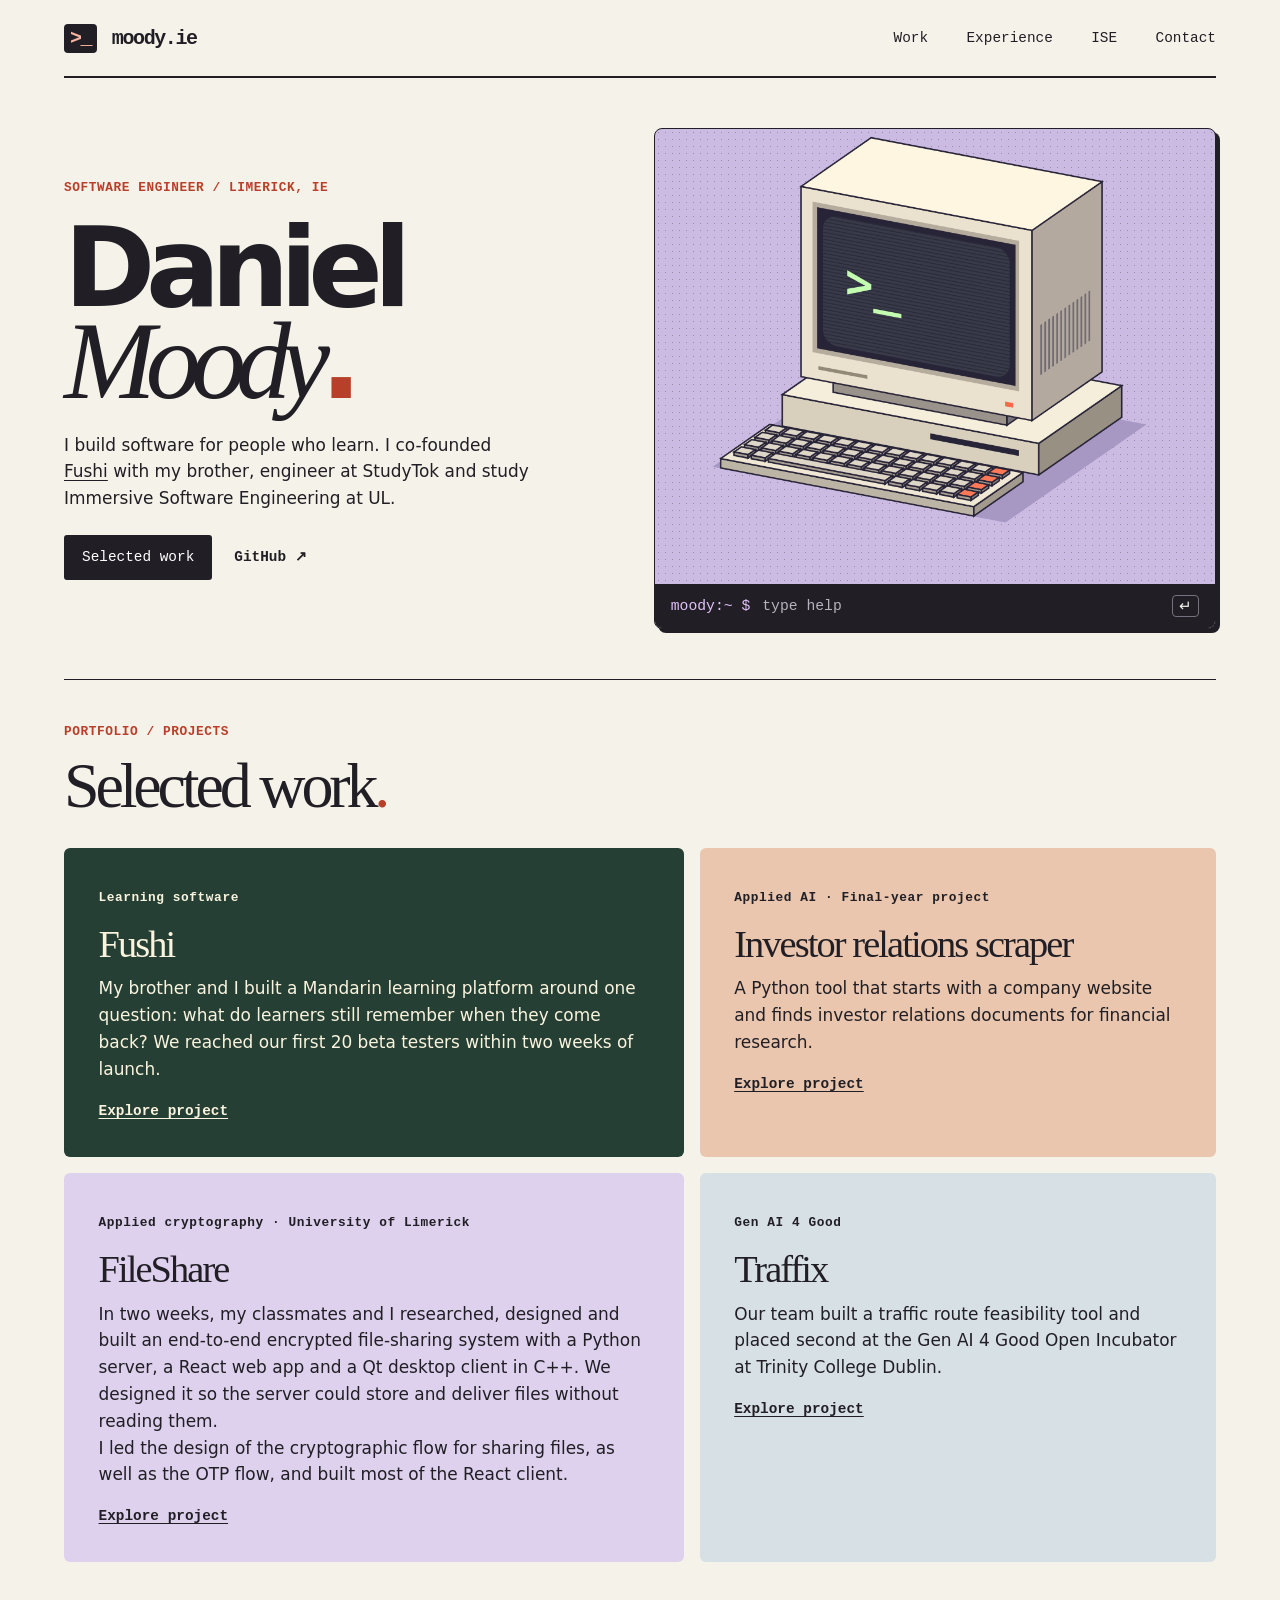
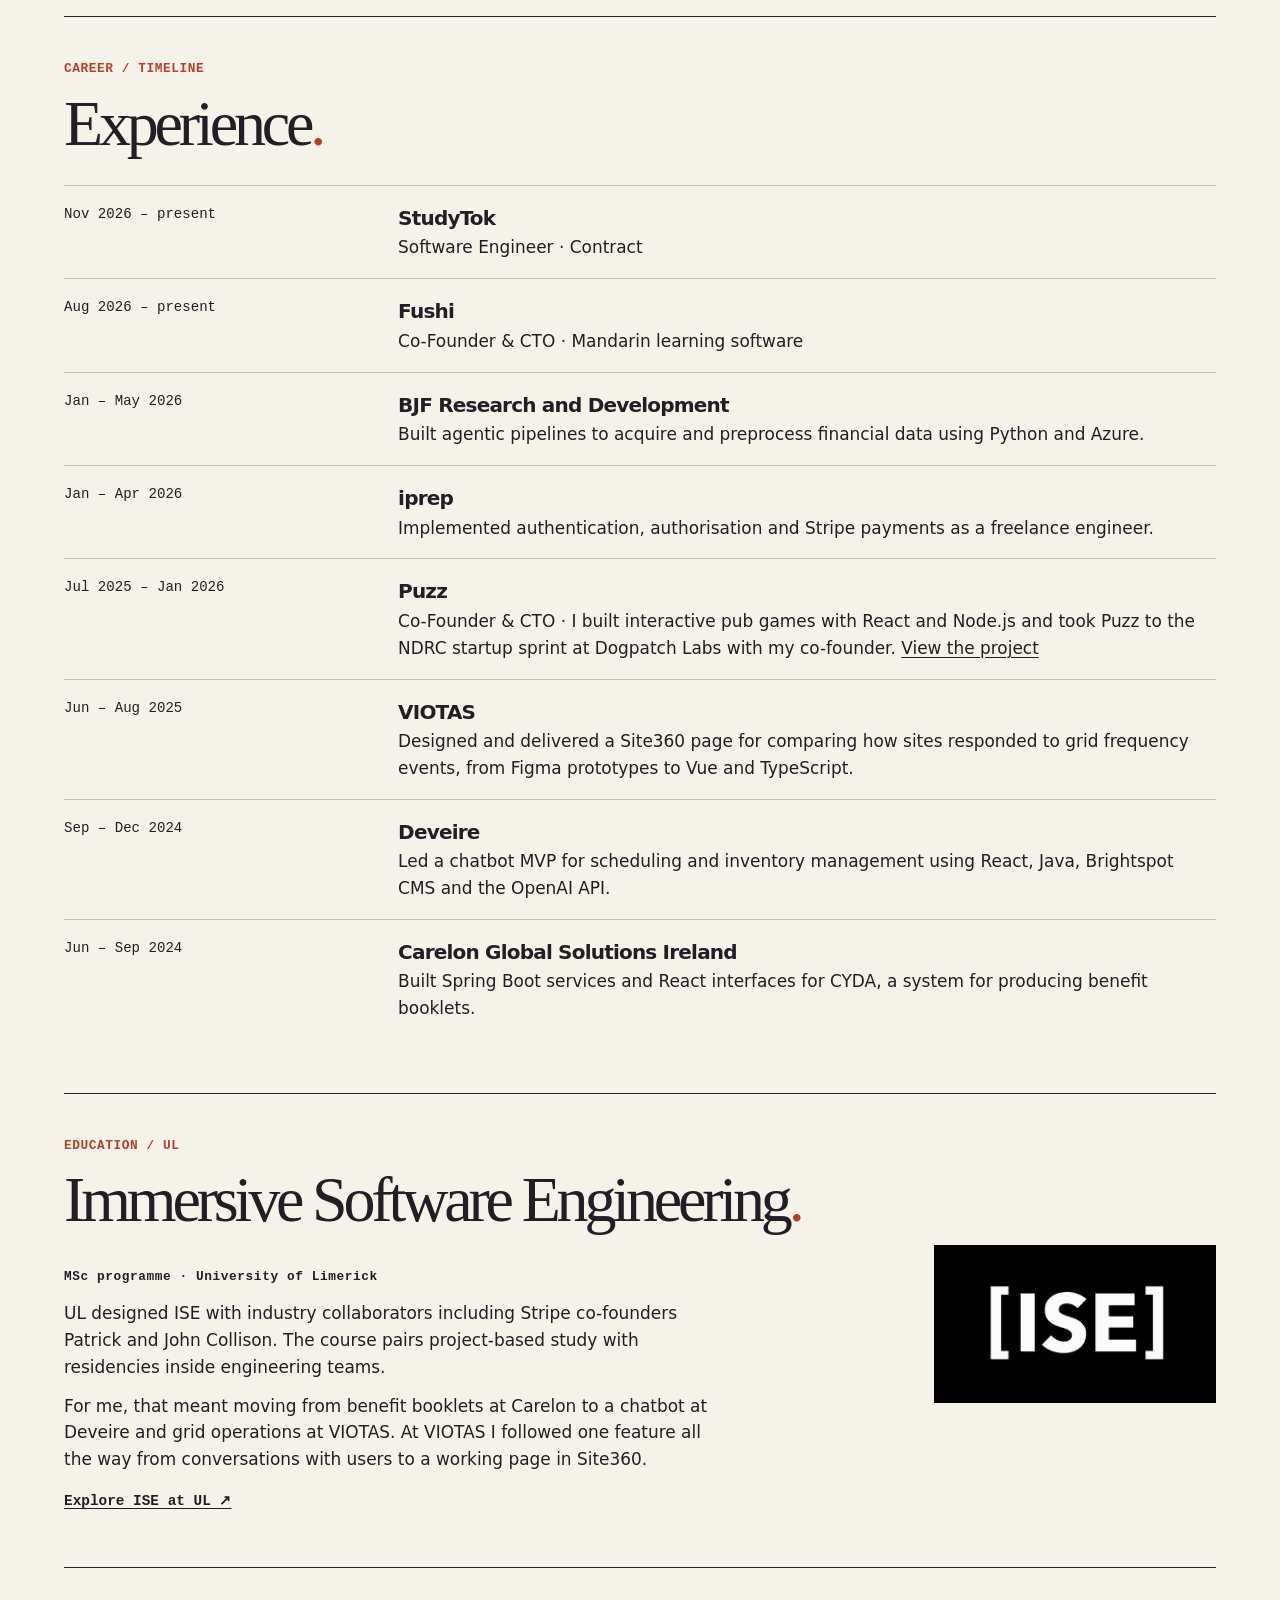
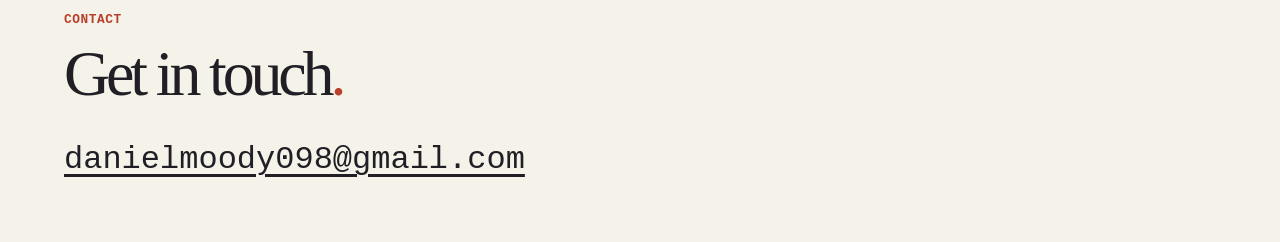
<file: index.html>
<!doctype html>
<html lang="en">
<head>
<meta charset="utf-8"><meta name="viewport" content="width=device-width, initial-scale=1">
<title>Daniel moody software engineer</title>
<meta name="description" content="Daniel Moody’s engineering portfolio. Mandarin learning at Fushi, financial document research and software engineering residencies in Ireland.">
<link rel="icon" href="logo.png"><link rel="stylesheet" href="style.css"><script defer src="terminal.js"></script>
</head>
<body id="top">
<header><a class="brand" href="#top"><b aria-hidden="true">&gt;_</b> moody.ie</a><nav aria-label="Main navigation"><a href="#work">Work</a><a href="#experience">Experience</a><a href="#ise">ISE</a><a href="#contact">Contact</a></nav></header>
<main>
<section class="hero">
<div class="intro"><div class="path">Software engineer / Limerick, IE</div><h1>Daniel<br><em>Moody</em><span>.</span></h1>
<p>I build software for people who learn. I co-founded <a href="https://fushi.ie">Fushi</a> with my brother, engineer at StudyTok and study Immersive Software Engineering at UL.</p>
<div class="actions"><a class="button" href="#work">Selected work</a><a class="plain" href="https://github.com/MrMoody098">GitHub ↗</a></div></div>
<div class="workstation"><canvas id="machine" width="960" height="780" role="img" aria-label="Isometric illustration of a vintage computer with a glowing command prompt"></canvas>
<div class="shell"><form><label for="cmd">moody:~ $</label><input id="cmd" aria-label="Portfolio command. Type help for commands." autocomplete="off" autocapitalize="off" spellcheck="false" placeholder="type help"><button aria-label="Run command">↵</button></form><output id="response" aria-live="polite"></output></div></div>
</section>
<section id="work"><div class="path">Portfolio / Projects</div><h2>Selected work<span>.</span></h2><div class="projects">
<article class="feature"><small>Learning software</small><h3>Fushi</h3><p>My brother and I built a Mandarin learning platform around one question: what do learners still remember when they come back? We reached our first 20 beta testers within two weeks of launch.</p><a href="fushi.html">Explore project</a></article>
<article><small>Applied AI · Final-year project</small><h3>Investor relations scraper</h3><p>A Python tool that starts with a company website and finds investor relations documents for financial research.</p><a href="ir-scraper.html">Explore project</a></article>
<article><small>Applied cryptography · University of Limerick</small><h3>FileShare</h3><p>In two weeks, my classmates and I researched, designed and built an end-to-end encrypted file-sharing system with a Python server, a React web app and a Qt desktop client in C++. We designed it so the server could store and deliver files without reading them.</p><p>I led the design of the cryptographic flow for sharing files, as well as the OTP flow, and built most of the React client.</p><a href="fileshare.html">Explore project</a></article>
<article><small>Gen AI 4 Good</small><h3>Traffix</h3><p>Our team built a traffic route feasibility tool and placed second at the Gen AI 4 Good Open Incubator at Trinity College Dublin.</p><a href="traffix.html">Explore project</a></article></div></section>
<section id="experience"><div class="path">Career / Timeline</div><h2>Experience<span>.</span></h2>
<dl>
<dt>Nov 2026 – present</dt><dd><h3>StudyTok</h3>Software Engineer · Contract</dd>
<dt>Aug 2026 – present</dt><dd><h3>Fushi</h3>Co-Founder &amp; CTO · Mandarin learning software</dd>
<dt>Jan – May 2026</dt><dd><h3>BJF Research and Development</h3>Built agentic pipelines to acquire and preprocess financial data using Python and Azure.</dd>
<dt>Jan – Apr 2026</dt><dd><h3>iprep</h3>Implemented authentication, authorisation and Stripe payments as a freelance engineer.</dd>
<dt>Jul 2025 – Jan 2026</dt><dd><h3>Puzz</h3>Co-Founder &amp; CTO · I built interactive pub games with React and Node.js and took Puzz to the NDRC startup sprint at Dogpatch Labs with my co-founder. <a href="https://github.com/MrMoody098/Puzzz">View the project</a></dd>
<dt>Jun – Aug 2025</dt><dd><h3>VIOTAS</h3>Designed and delivered a Site360 page for comparing how sites responded to grid frequency events, from Figma prototypes to Vue and TypeScript.</dd>
<dt>Sep – Dec 2024</dt><dd><h3>Deveire</h3>Led a chatbot MVP for scheduling and inventory management using React, Java, Brightspot CMS and the OpenAI API.</dd>
<dt>Jun – Sep 2024</dt><dd><h3>Carelon Global Solutions Ireland</h3>Built Spring Boot services and React interfaces for CYDA, a system for producing benefit booklets.</dd></dl></section>
<section id="ise">
<div class="path">Education / UL</div>
<h2>Immersive Software Engineering<span>.</span></h2>
<img class="ise-logo" src="media/ise-logo.png" width="597" height="335" alt="ISE logo">
<div class="reading"><small>MSc programme · University of Limerick</small><p>UL designed ISE with industry collaborators including Stripe co-founders Patrick and John Collison. The course pairs project-based study with residencies inside engineering teams.</p><p>For me, that meant moving from benefit booklets at Carelon to a chatbot at Deveire and grid operations at VIOTAS. At VIOTAS I followed one feature all the way from conversations with users to a working page in Site360.</p><a href="https://software-engineering.ie/course/">Explore ISE at UL ↗</a></div></section>
<footer id="contact"><div class="path">Contact</div><h2>Get in touch<span>.</span></h2><a href="mailto:danielmoody098@gmail.com">danielmoody098@gmail.com</a></footer>
</main></body></html>
</file>
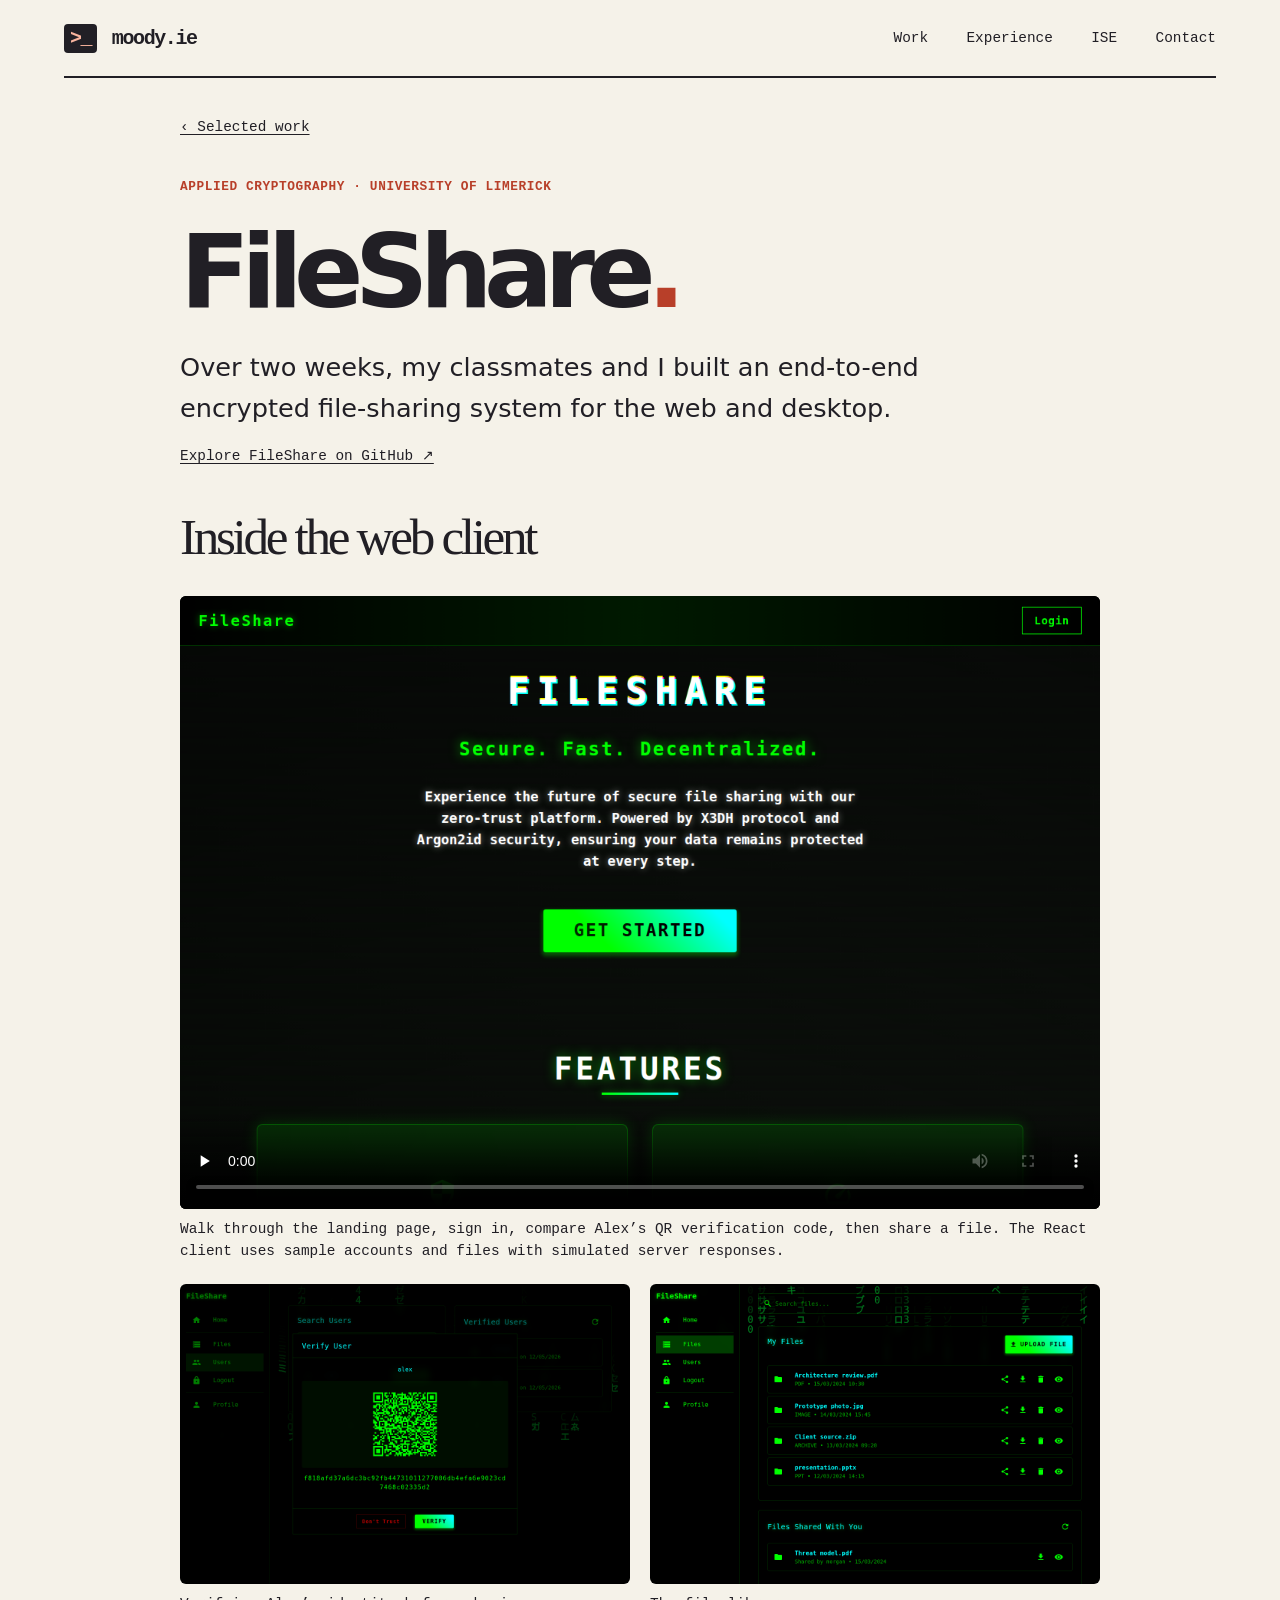
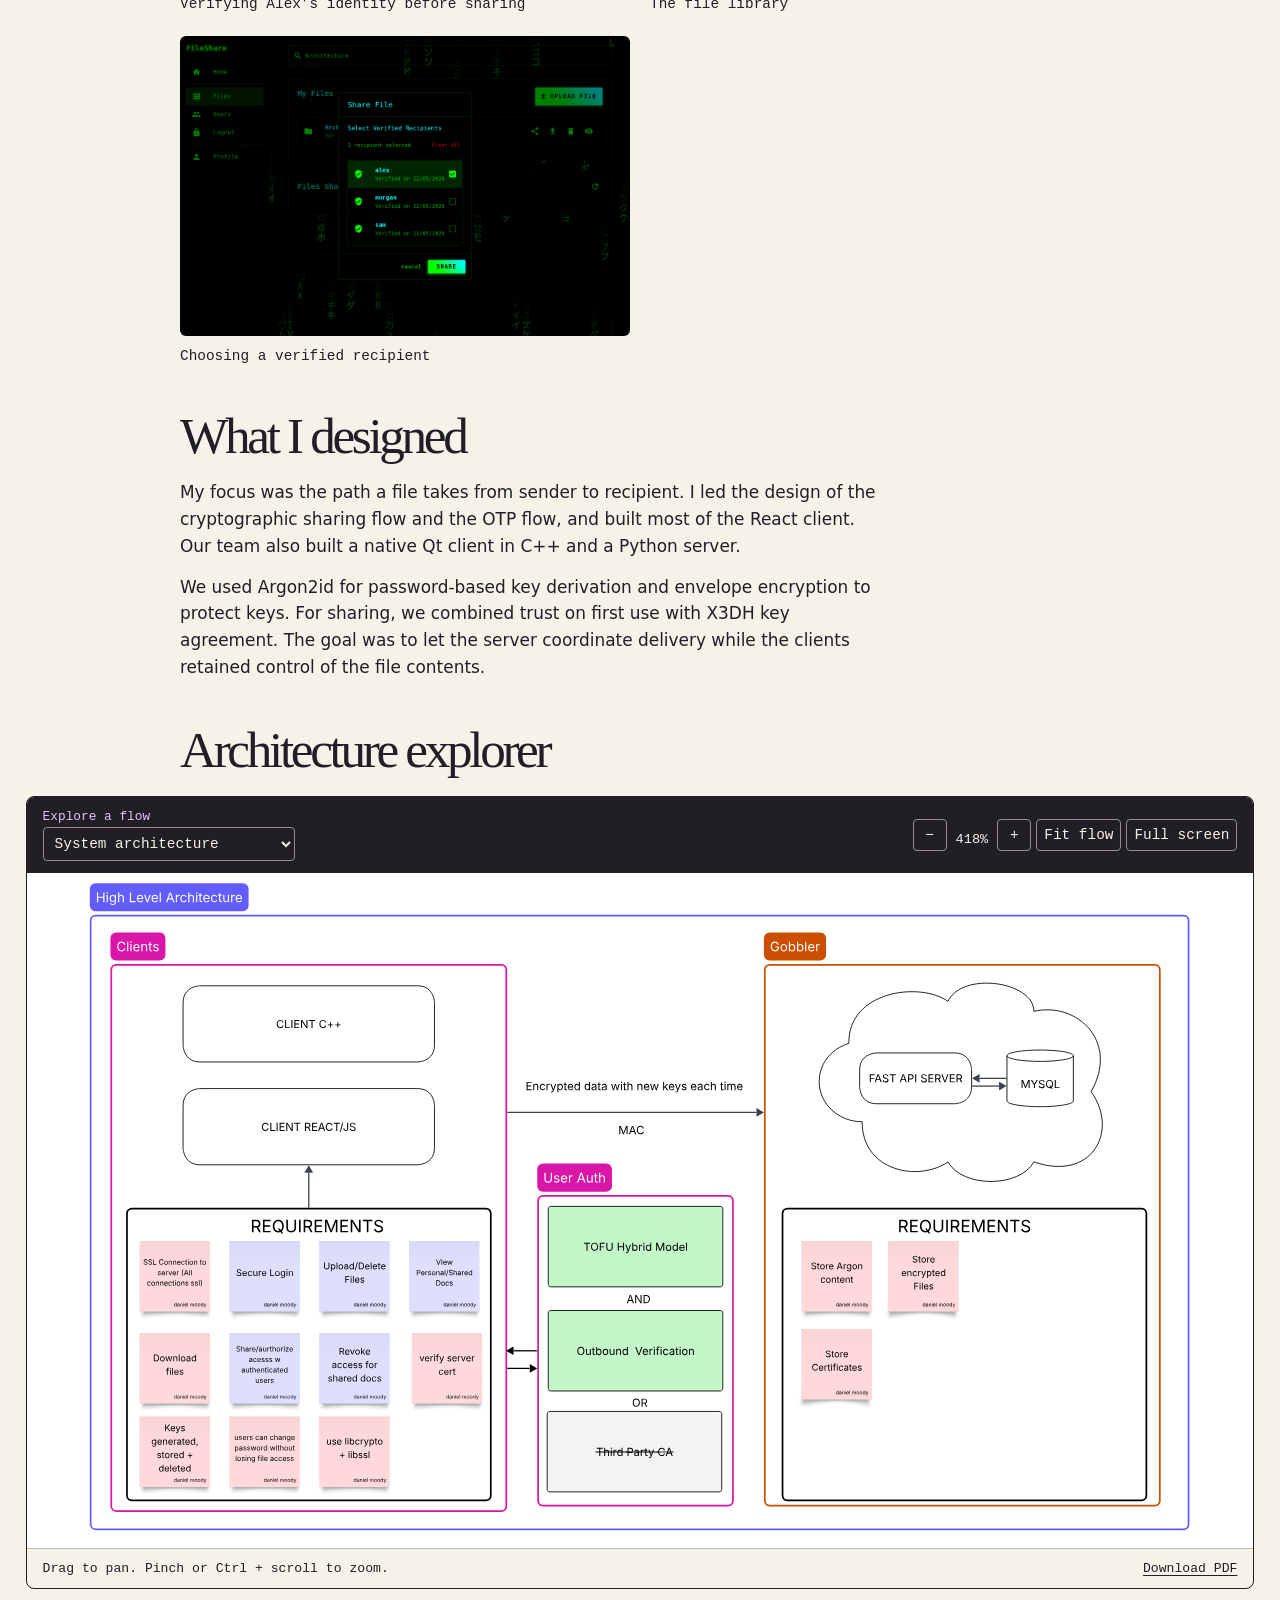
<file: fileshare.html>
<!doctype html>
<html lang="en" class="viewer-page"><head>
<meta charset="utf-8"><meta name="viewport" content="width=device-width, initial-scale=1">
<title>FileShare — Daniel Moody</title><meta name="description" content="Over two weeks, my classmates and I built an end-to-end encrypted file-sharing system for the web and desktop.">
<link rel="icon" href="logo.png"><link rel="stylesheet" href="style.css?v=viewer2">
</head><body><header><a class="brand" href="index.html#top"><b aria-hidden="true">&gt;_</b> moody.ie</a><nav aria-label="Main navigation"><a href="index.html#work">Work</a><a href="index.html#experience">Experience</a><a href="index.html#ise">ISE</a><a href="index.html#contact">Contact</a></nav></header>
<main class="case"><a href="index.html#work">‹ Selected work</a>
<div class="path">Applied cryptography · University of Limerick</div><h1>FileShare<span>.</span></h1>
<p class="lead">Over two weeks, my classmates and I built an end-to-end encrypted file-sharing system for the web and desktop.</p><div class="resource"><a href="https://github.com/MrMoody098/FileShare">Explore FileShare on GitHub ↗</a></div>
<h2>Inside the web client</h2>
<figure class="fileshare-recording">
  <video controls playsinline preload="none" width="1200" height="800" poster="media/fileshare/landing.webp" aria-label="FileShare web client walkthrough">
    <source src="media/fileshare/walkthrough.mp4" type="video/mp4">
    <a href="media/fileshare/walkthrough.mp4">Download the walkthrough</a>
  </video>
  <figcaption>Walk through the landing page, sign in, compare Alex’s QR verification code, then share a file. The React client uses sample accounts and files with simulated server responses.</figcaption>
</figure>
<div class="fileshare-stills">
  <figure><a href="media/fileshare/verification.webp"><img src="media/fileshare/verification.webp" width="1200" height="800" loading="lazy" alt="Verify User dialog displaying Alex’s QR code and matching text fingerprint"></a><figcaption>Verifying Alex’s identity before sharing</figcaption></figure>
  <figure><a href="media/fileshare/library.webp"><img src="media/fileshare/library.webp" width="1200" height="800" loading="lazy" alt="FileShare library showing sample files with share, download, delete and preview actions"></a><figcaption>The file library</figcaption></figure>
  <figure><a href="media/fileshare/recipients.webp"><img src="media/fileshare/recipients.webp" width="1200" height="800" loading="lazy" alt="Share File dialog with Alex selected from the verified recipients"></a><figcaption>Choosing a verified recipient</figcaption></figure>
</div>
<h2>What I designed</h2><p>My focus was the path a file takes from sender to recipient. I led the design of the cryptographic sharing flow and the OTP flow, and built most of the React client. Our team also built a native Qt client in C++ and a Python server.</p><p>We used Argon2id for password-based key derivation and envelope encryption to protect keys. For sharing, we combined trust on first use with X3DH key agreement. The goal was to let the server coordinate delivery while the clients retained control of the file contents.</p><h2>Architecture explorer</h2>
<div id="architecture" class="diagram" aria-label="FileShare architecture explorer">
  <div class="diagram-tools">
    <label>Explore a flow
      <select id="diagram-flow">
        <option value="system">System architecture</option><option value="register">Account registration</option>
        <option value="login">User login</option><option value="verify">Recipient verification</option>
        <option value="share">Key agreement and sharing</option><option value="encrypt">File encryption</option>
        <option value="keys">Key hierarchy</option><option value="all">Entire board</option>
      </select>
    </label>
    <div class="diagram-zoom" aria-label="Zoom controls">
      <button type="button" id="zoom-out" aria-label="Zoom out">−</button>
      <output id="diagram-scale" aria-label="Zoom relative to whole board"></output>
      <button type="button" id="zoom-in" aria-label="Zoom in">+</button>
      <button type="button" id="diagram-fit">Fit flow</button>
      <button type="button" id="diagram-fullscreen" aria-pressed="false">Full screen</button>
    </div>
  </div>
  <div id="diagram-view" tabindex="0" role="region" aria-label="Architecture drawing. Use the arrow keys to pan.">
    <img id="diagram-image" src="media/fileshare/architecture.svg" width="5400" height="2925" alt="FileShare system design, authentication, recipient verification, file sharing and encryption flows">
  </div>
  <div class="diagram-caption"><span>Drag to pan. Pinch or Ctrl + scroll to zoom.</span><a href="media/fileshare/architecture.pdf">Download PDF</a></div>
</div>
<script defer src="viewer-gestures.js?v=2"></script>
<script defer src="architecture.js"></script>
</main></body></html>
</file>
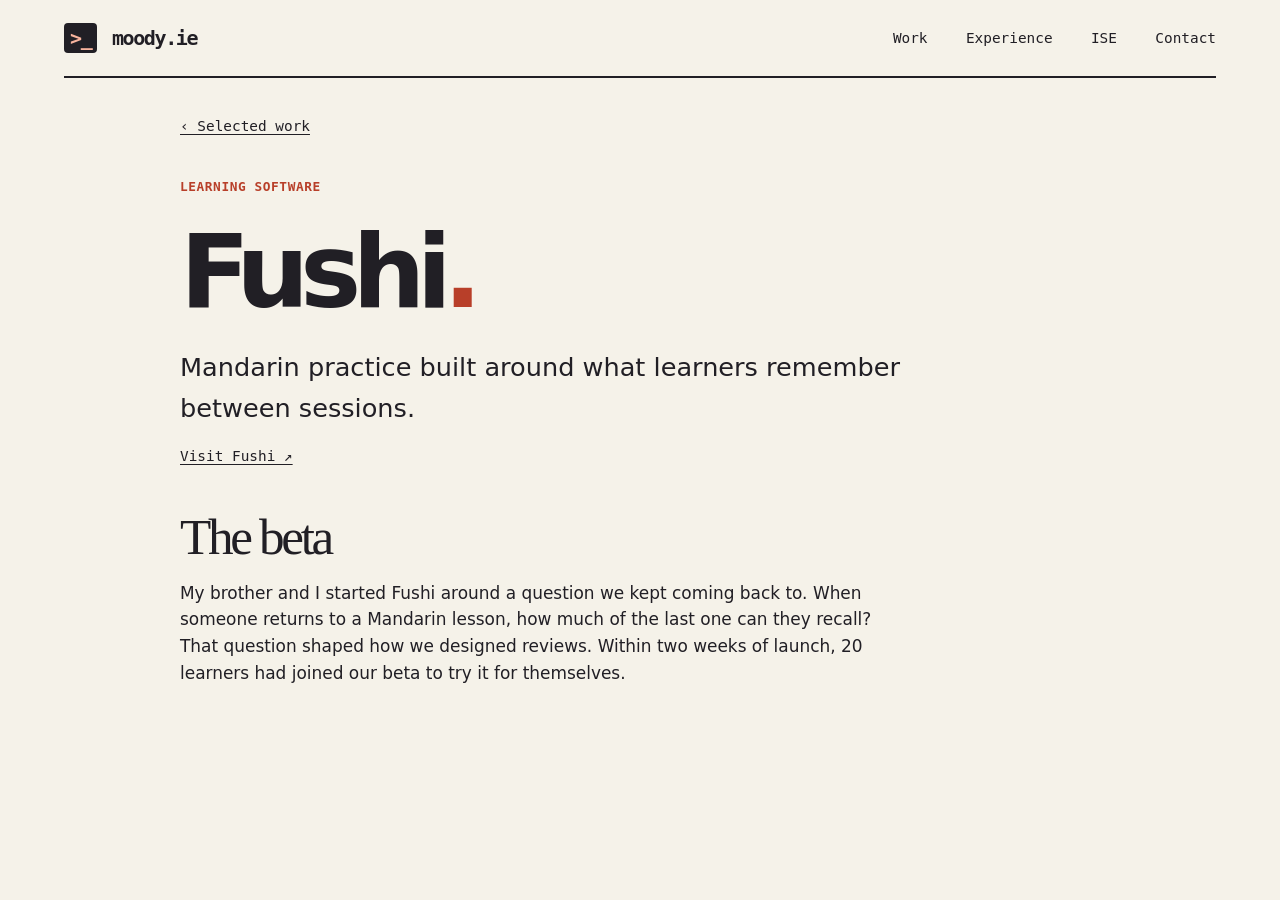
<file: fushi.html>
<!doctype html>
<html lang="en"><head>
<meta charset="utf-8"><meta name="viewport" content="width=device-width, initial-scale=1">
<title>Fushi — Daniel Moody</title><meta name="description" content="Mandarin practice built around what learners remember between sessions.">
<link rel="icon" href="logo.png"><link rel="stylesheet" href="style.css">
</head><body><header><a class="brand" href="index.html#top"><b aria-hidden="true">&gt;_</b> moody.ie</a><nav aria-label="Main navigation"><a href="index.html#work">Work</a><a href="index.html#experience">Experience</a><a href="index.html#ise">ISE</a><a href="index.html#contact">Contact</a></nav></header>
<main class="case"><a href="index.html#work">‹ Selected work</a>
<div class="path">Learning software</div><h1>Fushi<span>.</span></h1>
<p class="lead">Mandarin practice built around what learners remember between sessions.</p><div class="resource"><a href="https://fushi.ie">Visit Fushi ↗</a></div>
<h2>The beta</h2><p>My brother and I started Fushi around a question we kept coming back to. When someone returns to a Mandarin lesson, how much of the last one can they recall? That question shaped how we designed reviews. Within two weeks of launch, 20 learners had joined our beta to try it for themselves.</p>
</main></body></html>
</file>
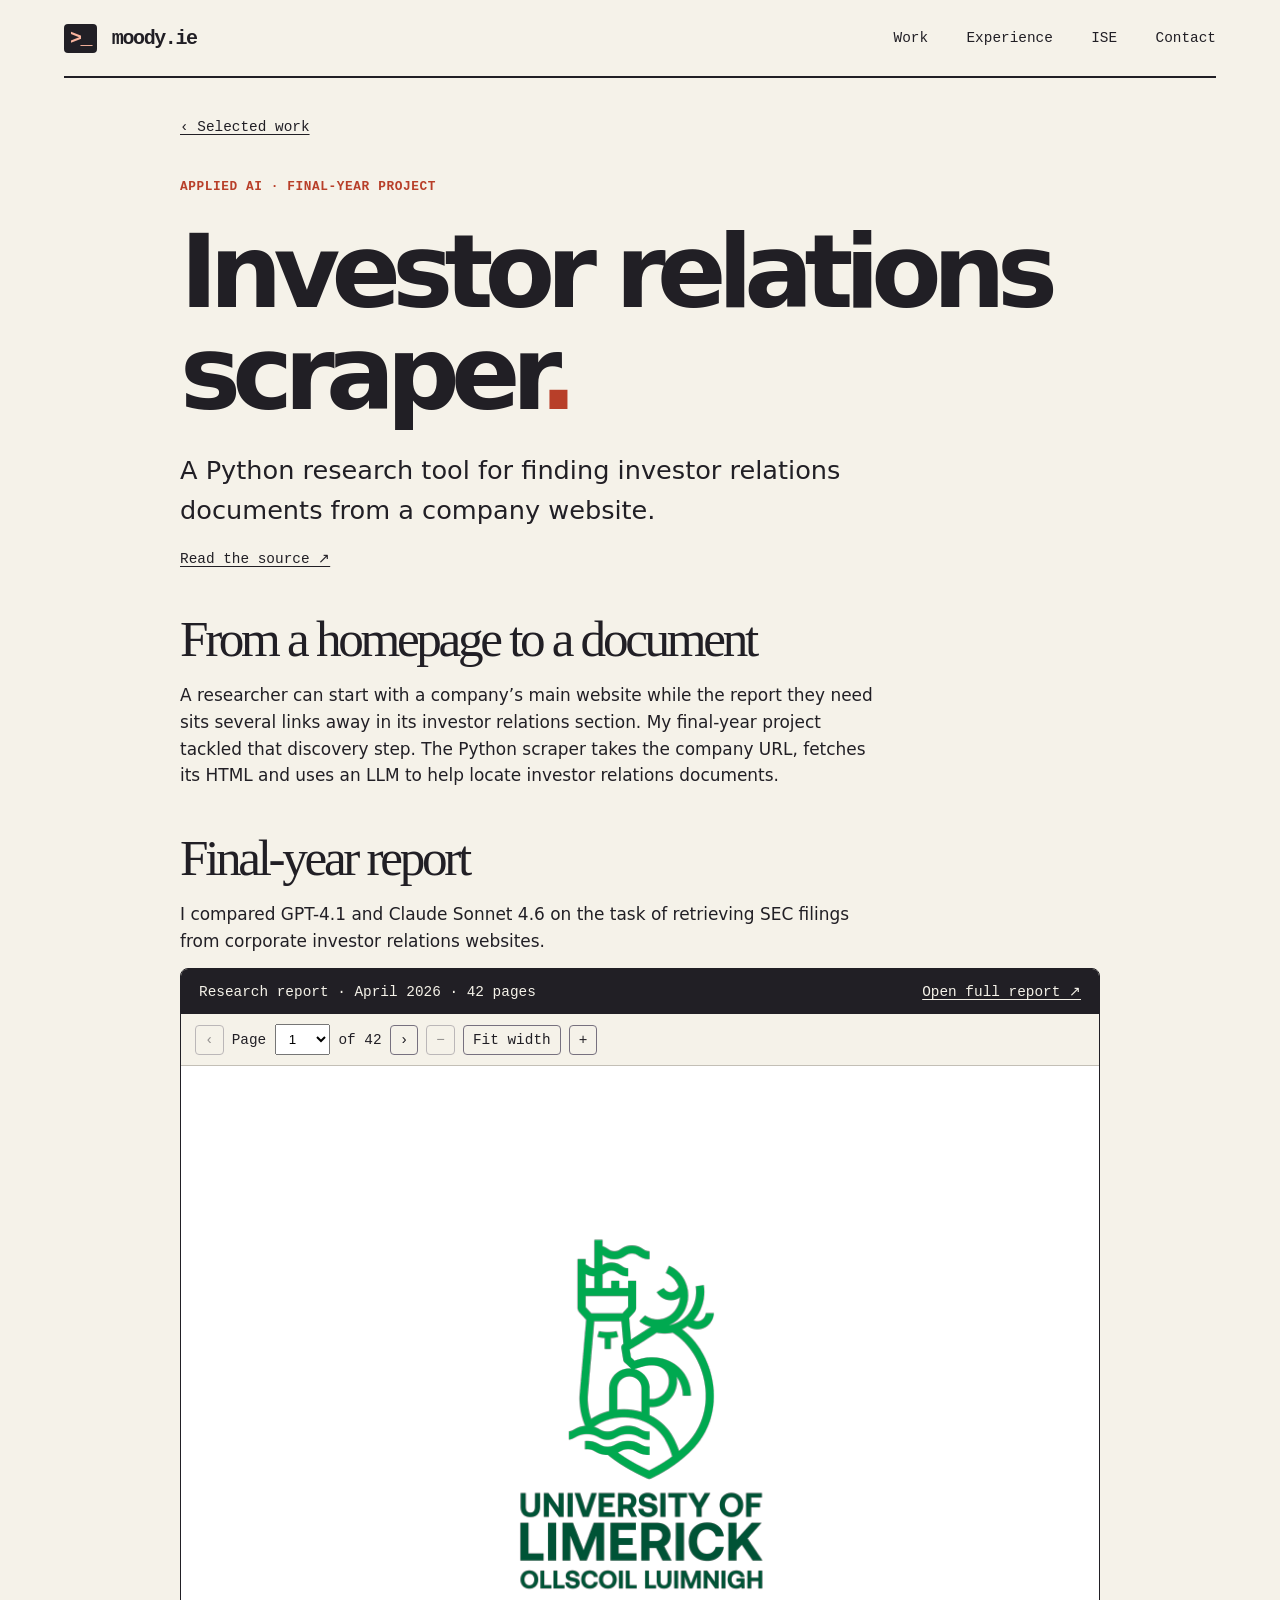
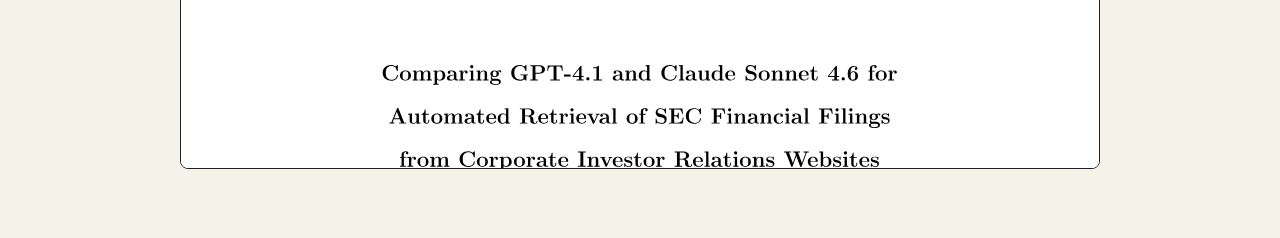
<file: ir-scraper.html>
<!doctype html>
<html lang="en" class="viewer-page"><head>
<meta charset="utf-8"><meta name="viewport" content="width=device-width, initial-scale=1">
<title>Investor relations scraper — Daniel Moody</title><meta name="description" content="A Python research tool for finding investor relations documents from a company website.">
<link rel="icon" href="logo.png"><link rel="stylesheet" href="style.css?v=viewer2">
</head><body><header><a class="brand" href="index.html#top"><b aria-hidden="true">&gt;_</b> moody.ie</a><nav aria-label="Main navigation"><a href="index.html#work">Work</a><a href="index.html#experience">Experience</a><a href="index.html#ise">ISE</a><a href="index.html#contact">Contact</a></nav></header>
<main class="case"><a href="index.html#work">‹ Selected work</a>
<div class="path">Applied AI · Final-year project</div><h1>Investor relations scraper<span>.</span></h1>
<p class="lead">A Python research tool for finding investor relations documents from a company website.</p><div class="resource"><a href="https://github.com/MrMoody098/FYP_LLM_IR_DOCUMENT_SCRAPER">Read the source ↗</a></div>
<h2>From a homepage to a document</h2><p>A researcher can start with a company’s main website while the report they need sits several links away in its investor relations section. My final-year project tackled that discovery step. The Python scraper takes the company URL, fetches its HTML and uses an LLM to help locate investor relations documents.</p>
<h2 id="report">Final-year report</h2>
<p>I compared GPT-4.1 and Claude Sonnet 4.6 on the task of retrieving SEC filings from corporate investor relations websites.</p>
<div class="report-reader">
  <div class="report-bar"><span>Research report · April 2026 · 42 pages</span><a href="media/fyp/final-report.pdf">Open full report ↗</a></div>
  <div class="reader-controls" hidden>
    <button type="button" id="previous-page" aria-label="Previous page">‹</button>
    <label>Page <select id="report-page"></select> of 42</label>
    <button type="button" id="next-page" aria-label="Next page">›</button>
    <button type="button" id="report-minus" aria-label="Zoom out">−</button>
    <button type="button" id="report-fit">Fit width</button>
    <button type="button" id="report-plus" aria-label="Zoom in">+</button>
  </div>
  <div id="report-view" role="region" tabindex="0" aria-label="Report reader. Use arrow keys to scroll.">
    <img id="report-image" src="media/fyp/pages/1.svg" alt="Final-year report cover">
  </div>
  <script defer src="viewer-gestures.js?v=2"></script>
  <script defer src="report-reader.js"></script>
</div>
</main></body></html>
</file>
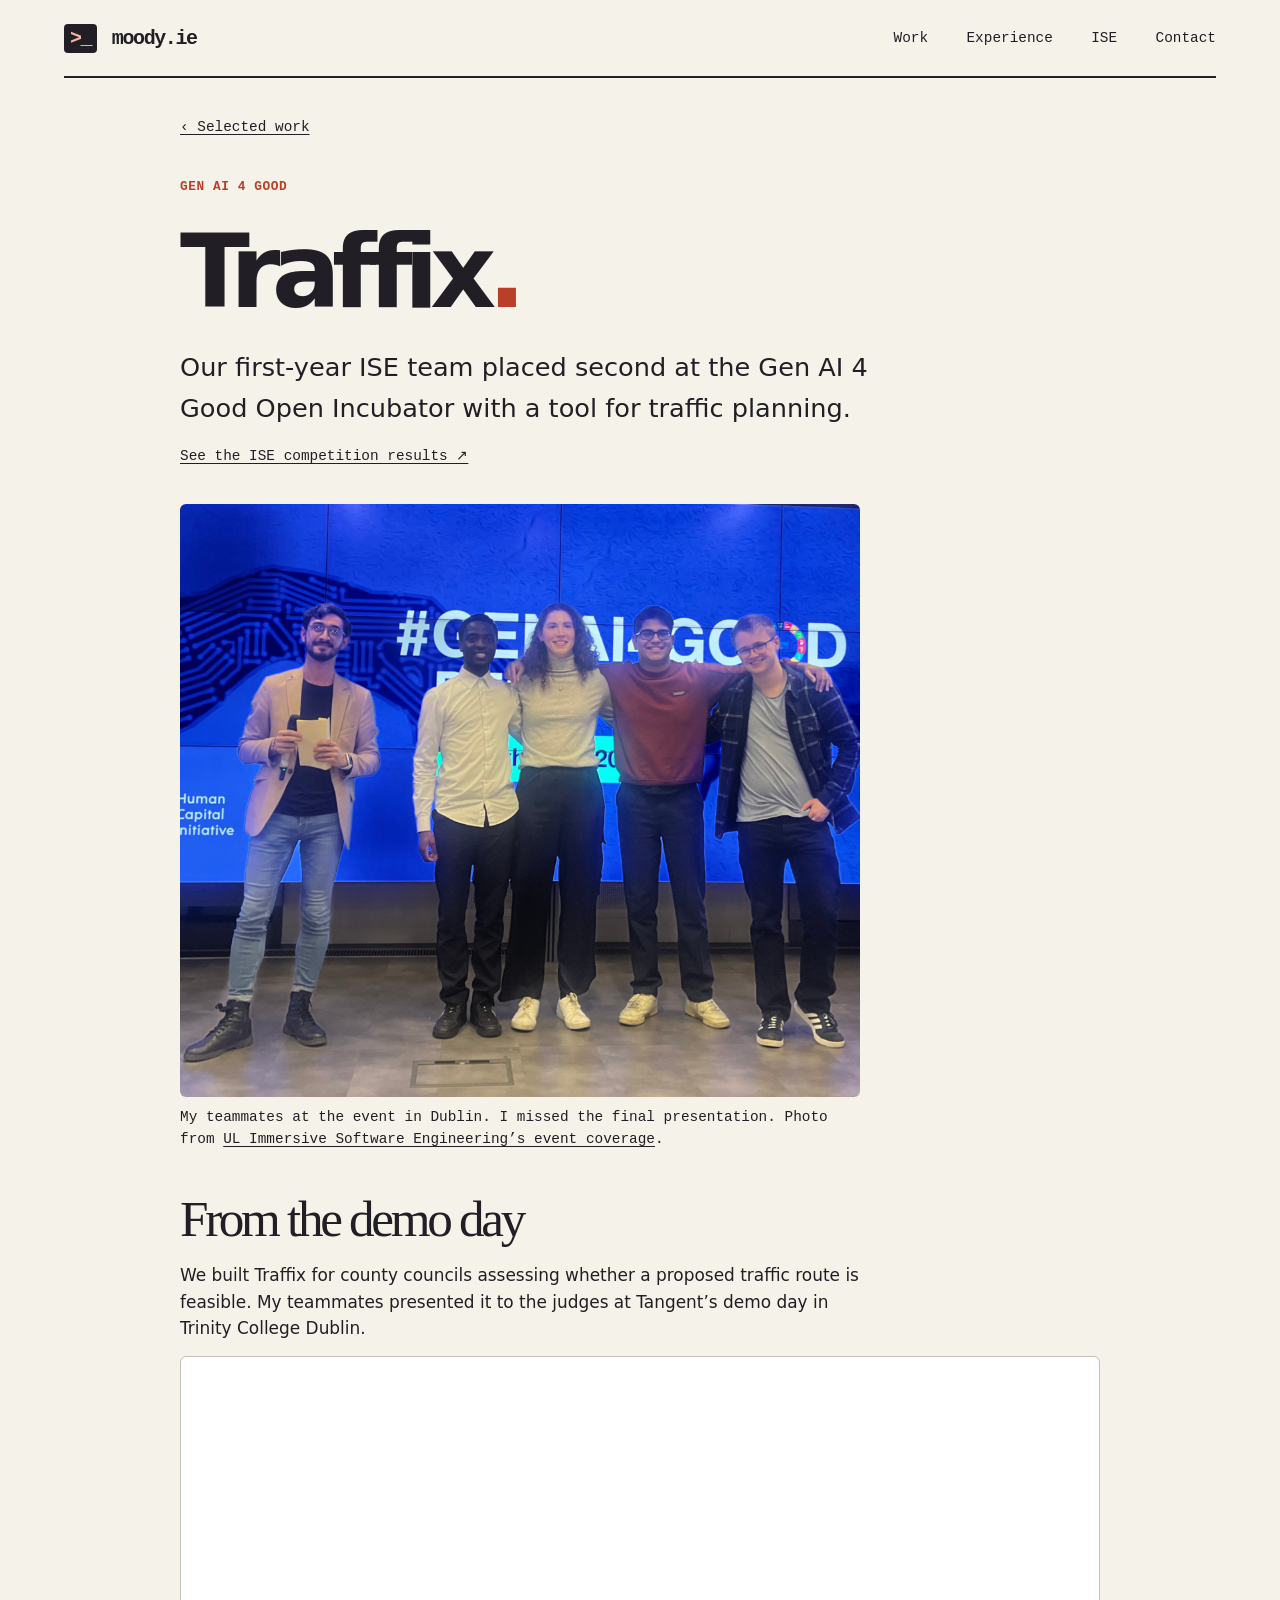
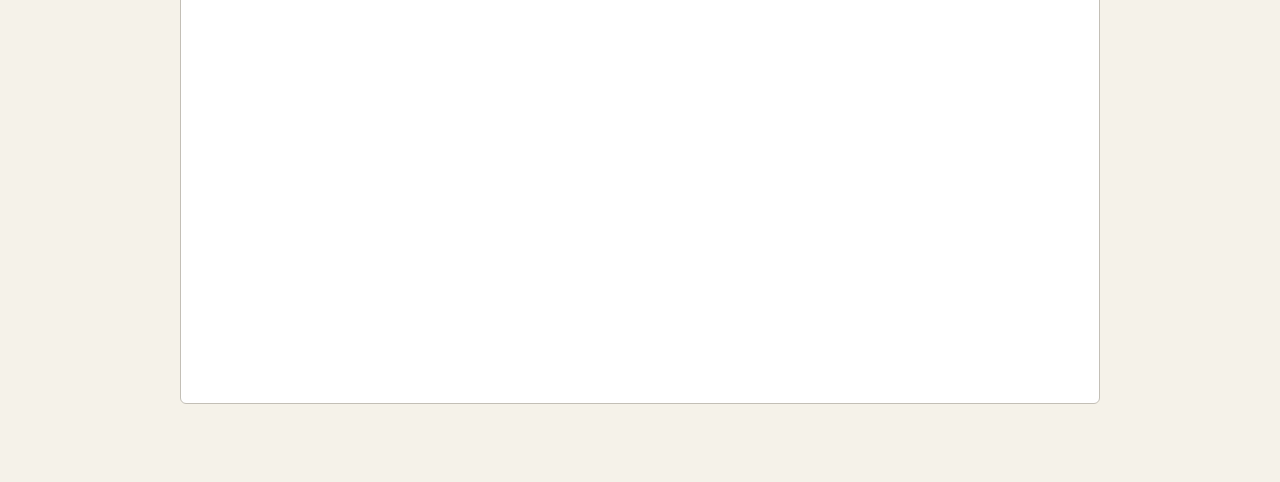
<file: traffix.html>
<!doctype html>
<html lang="en"><head>
<meta charset="utf-8"><meta name="viewport" content="width=device-width, initial-scale=1">
<title>Traffix — Daniel Moody</title><meta name="description" content="Our first-year ISE team placed second at the Gen AI 4 Good Open Incubator with a tool for traffic planning.">
<link rel="icon" href="logo.png"><link rel="stylesheet" href="style.css">
</head><body><header><a class="brand" href="index.html#top"><b aria-hidden="true">&gt;_</b> moody.ie</a><nav aria-label="Main navigation"><a href="index.html#work">Work</a><a href="index.html#experience">Experience</a><a href="index.html#ise">ISE</a><a href="index.html#contact">Contact</a></nav></header>
<main class="case"><a href="index.html#work">‹ Selected work</a>
<div class="path">Gen AI 4 Good</div><h1>Traffix<span>.</span></h1>
<p class="lead">Our first-year ISE team placed second at the Gen AI 4 Good Open Incubator with a tool for traffic planning.</p><div class="resource"><a href="https://old.software-engineering.ie/ise-gen-ai-4-good/#:~:text=Runners%20Up%3A%20Traffix,Moody%20(not%20pictured)">See the ISE competition results ↗</a></div>
<figure><img src="traffix-team.png" width="1024" height="893" alt="Traffix teammates at the Gen AI 4 Good event"><figcaption>My teammates at the event in Dublin. I missed the final presentation. Photo from <a href="https://old.software-engineering.ie/ise-gen-ai-4-good/#:~:text=Runners%20Up%3A%20Traffix,Moody%20(not%20pictured)">UL Immersive Software Engineering’s event coverage</a>.</figcaption></figure><h2>From the demo day</h2><p>We built Traffix for county councils assessing whether a proposed traffic route is feasible. My teammates presented it to the judges at Tangent’s demo day in Trinity College Dublin.</p><iframe loading="lazy" title="ISE’s original Gen AI 4 Good event report" src="https://old.software-engineering.ie/ise-gen-ai-4-good/#:~:text=Runners%20Up%3A%20Traffix,Moody%20(not%20pictured)"></iframe>
</main></body></html>
</file>
<file: style.css>
:root{--paper:#f5f2e9;--ink:#211f25;--red:#b83f29;--rule:#c3bfb6;--mono:"IBM Plex Mono",ui-monospace,monospace}
*{box-sizing:border-box}body{margin:0;background:var(--paper);color:var(--ink);font:1.06rem/1.58 system-ui,sans-serif}header,main{width:min(90%,1280px);margin:auto}header{min-height:78px;border-bottom:2px solid;display:flex;align-items:center;justify-content:space-between}a{color:inherit;text-underline-offset:.2em}a:hover{color:var(--red)}:focus-visible{outline:3px solid #876cc4;outline-offset:4px}.brand,nav a,.button,.plain{text-decoration:none}.brand{font:bold 1.25rem var(--mono);letter-spacing:-.07em}.brand b{display:inline-block;background:var(--ink);color:#f8b49e;border-radius:4px;padding:3px 6px;margin-right:4px}nav{display:flex;gap:clamp(12px,3vw,44px);font:.9rem var(--mono)}.hero{display:grid;grid-template-columns:1fr 1.08fr;gap:6%;align-items:center;padding:50px 0}.path,small,dt,.actions,article a,.reading a,footer a{font-family:var(--mono)}.path,small{font-size:.8rem;font-weight:600;letter-spacing:.045em}.path{text-transform:uppercase;color:var(--red)}h1,h2,h3,p{margin:0}h1{font:600 clamp(5rem,8.6vw,8.3rem)/.84 system-ui,sans-serif;letter-spacing:-.085em;margin:24px 0}h1 em{font-family:Georgia,serif;font-weight:400;letter-spacing:-.09em}h1 span,h2 span{color:var(--red)}.intro p{max-width:44ch}.actions{display:flex;align-items:center;gap:22px;margin-top:23px;font-size:.9rem}.button{background:var(--ink);color:white;padding:11px 18px;border-radius:3px}.button:hover{background:var(--red);color:white}.plain,article a,.reading a{font-weight:600}.workstation{background-color:#cbbbe3;background-image:radial-gradient(#998aa5 .7px,transparent .9px);background-size:7px 7px;border:1.5px solid var(--ink);border-radius:8px;overflow:hidden;box-shadow:4px 4px var(--ink)}canvas{display:block;width:100%;height:auto}.shell{background:var(--ink);color:#f4efe8;padding:11px 16px;font:.92rem var(--mono)}form{display:flex;align-items:center;gap:10px}label{color:#e1c2fa;white-space:nowrap}input,button{background:transparent;border:0;color:inherit;font:inherit}input{min-width:0;width:100%}input::placeholder{color:#b9b1be}button{cursor:pointer;border:1px solid #77717f;border-radius:4px}output:not(:empty){display:block;margin-top:8px}section:not(.hero),footer{padding:42px 0 54px;border-top:1px solid var(--ink)}h2{font:normal clamp(2.6rem,5vw,4.8rem)/1.05 Georgia,serif;letter-spacing:-.065em;margin:10px 0 28px}.projects{display:grid;grid-template-columns:1.2fr 1fr;gap:16px}article{padding:clamp(21px,2.7vw,38px);background:#e9e6dc;border-radius:6px}article.feature{background:#253f34;color:#faf4de}article:nth-child(2){background:#e9c6ad}article:nth-child(3){background:#ded1ed}article:nth-child(4){background:#d6e0e5}article h3{font:normal clamp(1.8rem,3vw,3rem)/1.08 Georgia,serif;letter-spacing:-.05em;margin:15px 0 10px}article p,.reading{max-width:62ch}article a,.reading a{display:inline-block;margin-top:17px;font-size:.9rem}.feature a:hover{color:#d7ebad}dl{display:grid;grid-template-columns:minmax(190px,29%) 1fr;margin:0}dt,dd{border-top:1px solid var(--rule);padding:17px 0;margin:0}dt{font-size:.88rem}dd h3{font-size:1.25rem;letter-spacing:-.04em}.reading p{margin-top:12px}footer a{font-size:clamp(1rem,3vw,2rem)}@media(max-width:740px){.hero{grid-template-columns:1fr;gap:28px;padding:36px 0}.workstation{max-width:540px;width:100%}.projects{grid-template-columns:1fr}header{min-height:64px;flex-wrap:wrap;gap:12px;padding-block:12px}nav{gap:13px;font-size:.8rem}dl{display:block}dt{padding-bottom:2px}dd{border:0;padding-top:0}h1 br{display:none}h1 em:before{content:" "}h1{font-size:clamp(3rem,10.6vw,5rem);margin:18px 0}.hero canvas{width:80%;margin:auto}}@media(max-width:390px){header{align-items:flex-start;flex-direction:column}}

.case { max-width: 920px; padding-block: 34px 70px; }
.case > a, .case figcaption, .case .resource { font: .9rem/1.5 var(--mono); }
.case .path { margin-top: 38px; }
.case h1 { font-size: clamp(3.3rem, 8vw, 6.8rem); line-height: 1; }
.case .lead { font-size: clamp(1.25rem, 2vw, 1.6rem); max-width: 46ch; }
.case .resource { margin: 18px 0 36px; }
.case h2 { margin: 42px 0 16px; font-size: clamp(2rem, 4vw, 3.2rem); }
.case p { max-width: 65ch; margin-bottom: 14px; }
.case figure { margin: 32px 0; max-width: 680px; }
.case img { width: 100%; height: auto; display: block; border-radius: 6px; }
.case figcaption { margin-top: 10px; }
.case iframe { width: 100%; height: clamp(410px, 72vh, 740px); border: 1px solid var(--rule); border-radius: 6px; background: white; }

.case .fileshare-recording { max-width: none; margin-bottom: 22px; }
.fileshare-recording video { display: block; width: 100%; height: auto; background: #000; border-radius: 6px; }
.fileshare-stills { display: grid; grid-template-columns: repeat(2, minmax(0, 1fr)); gap: 20px; }
.case .fileshare-stills figure { margin: 0; }
@media (max-width: 600px) { .fileshare-stills { grid-template-columns: 1fr; } }

.diagram { margin-top: 20px; border: 1px solid var(--ink); border-radius: 8px; overflow: hidden; }
.diagram-tools, .diagram-caption { display: flex; align-items: center; justify-content: space-between; gap: 10px; flex-wrap: wrap; padding: 12px 16px; }
.diagram-tools { background: var(--ink); color: var(--paper); }
.diagram-tools label { display: grid; gap: 3px; font: .8rem var(--mono); }
.diagram-tools select, .diagram-zoom button { font: .9rem var(--mono); border-radius: 4px; padding: 7px; border: 1px solid #938c97; background: var(--ink); color: var(--paper); }
.diagram-zoom { display: flex; align-items: center; gap: 5px; }
.diagram-zoom button { cursor: pointer; min-width: 34px; }
.diagram-zoom output { min-width: 5ch; text-align: center; font: .85rem var(--mono); }
.diagram-zoom button:disabled { opacity: .45; }
#diagram-view { height: clamp(380px, 75vh, 920px); overflow: auto; background: white; cursor: grab; overscroll-behavior: contain; }
#diagram-view.dragging { cursor: grabbing; }
#diagram-view:focus-visible { outline-offset: -3px; }
.case #diagram-image { display: block; max-width: none; border-radius: 0; user-select: none; pointer-events: none; }
.diagram-caption { font: .82rem var(--mono); border-top: 1px solid var(--rule); }

.diagram { --board-width: min(96vw, 1600px); width: var(--board-width); margin-inline: calc((100% - var(--board-width)) / 2); }
.diagram-zoom { flex-wrap: wrap; }
.diagram:fullscreen, .diagram.expanded { display: flex; flex-direction: column; width: 100%; height: 100%; margin: 0; border: 0; border-radius: 0; background: var(--paper); }
.diagram.expanded { position: fixed; inset: 0; z-index: 20; }
body:has(.diagram.expanded) { overflow: hidden; }
.diagram:fullscreen #diagram-view, .diagram.expanded #diagram-view { flex: 1; min-height: 0; }
.report-reader { overflow: hidden; border: 1px solid var(--ink); border-radius: 8px; }
.report-bar { display: flex; align-items: center; flex-wrap: wrap; justify-content: space-between; gap: 10px; padding: 14px 18px; background: var(--ink); color: var(--paper); font: .9rem var(--mono); }
.case .report-reader iframe { display: block; height: 82vh; border: 0; border-radius: 0; }

#diagram-view, #report-view { touch-action: none; }
#report-view { height: 78vh; overflow: auto; overscroll-behavior: contain; background: white; cursor: grab; }
#report-view.dragging { cursor: grabbing; }
.case #report-image { max-width: none; border-radius: 0; pointer-events: none; user-select: none; }
.reader-controls:not([hidden]) { display: flex; flex-wrap: wrap; gap: 8px; align-items: center; padding: 10px 14px; border-bottom: 1px solid var(--rule); font: .9rem var(--mono); }
.reader-controls label { color: var(--ink); }
.reader-controls button, .reader-controls select { padding: 6px 9px; }
.reader-controls button:disabled { opacity: .45; }

/* Allow ordinary page scrolling while reserving pinch for the local viewers. */
html.viewer-page, .viewer-page body { touch-action: pan-x pan-y; }
.viewer-page button, .viewer-page select { touch-action: manipulation; }

#ise {
  display: grid;
  grid-template-columns: minmax(0, 1fr) clamp(180px, 22vw, 290px);
  grid-template-areas: "label logo" "title logo" "copy logo";
  column-gap: clamp(28px, 6vw, 88px);
}
#ise .path { grid-area: label; }
#ise h2 { grid-area: title; text-wrap: balance; }
#ise .reading { grid-area: copy; }
.ise-logo { grid-area: logo; align-self: center; justify-self: end; display: block; width: 100%; height: auto; }
@media (max-width: 740px) {
  #ise {
    grid-template-columns: 1fr clamp(88px, 23vw, 136px);
    grid-template-areas: "label logo" "title title" "copy copy";
  }
  #ise .path { align-self: center; }
  #ise h2 { margin-top: 18px; }
}

@media (max-width: 740px) {
  body:has(.hero) header { align-items: flex-start; flex-direction: column; gap: 8px; }
  body:has(.hero) nav { width: 100%; justify-content: space-between; }
  body:has(.hero) nav a { padding-block: 8px; }
  .hero { align-content: center; grid-template-columns: minmax(0, 1fr); }
  .hero .intro p, .projects p, dd { line-height: 1.62; }
  .projects { gap: 22px; grid-template-columns: minmax(0, 1fr); }
  .projects article { padding: 24px clamp(16px, 4vw, 24px); }
  .projects p + p { margin-top: .85em; }
  #experience dd { padding-bottom: 24px; }
  #ise { align-content: center; }
  .case h1 { font-size: clamp(2.7rem, 10vw, 4rem); overflow-wrap: anywhere; }
}
</file>
